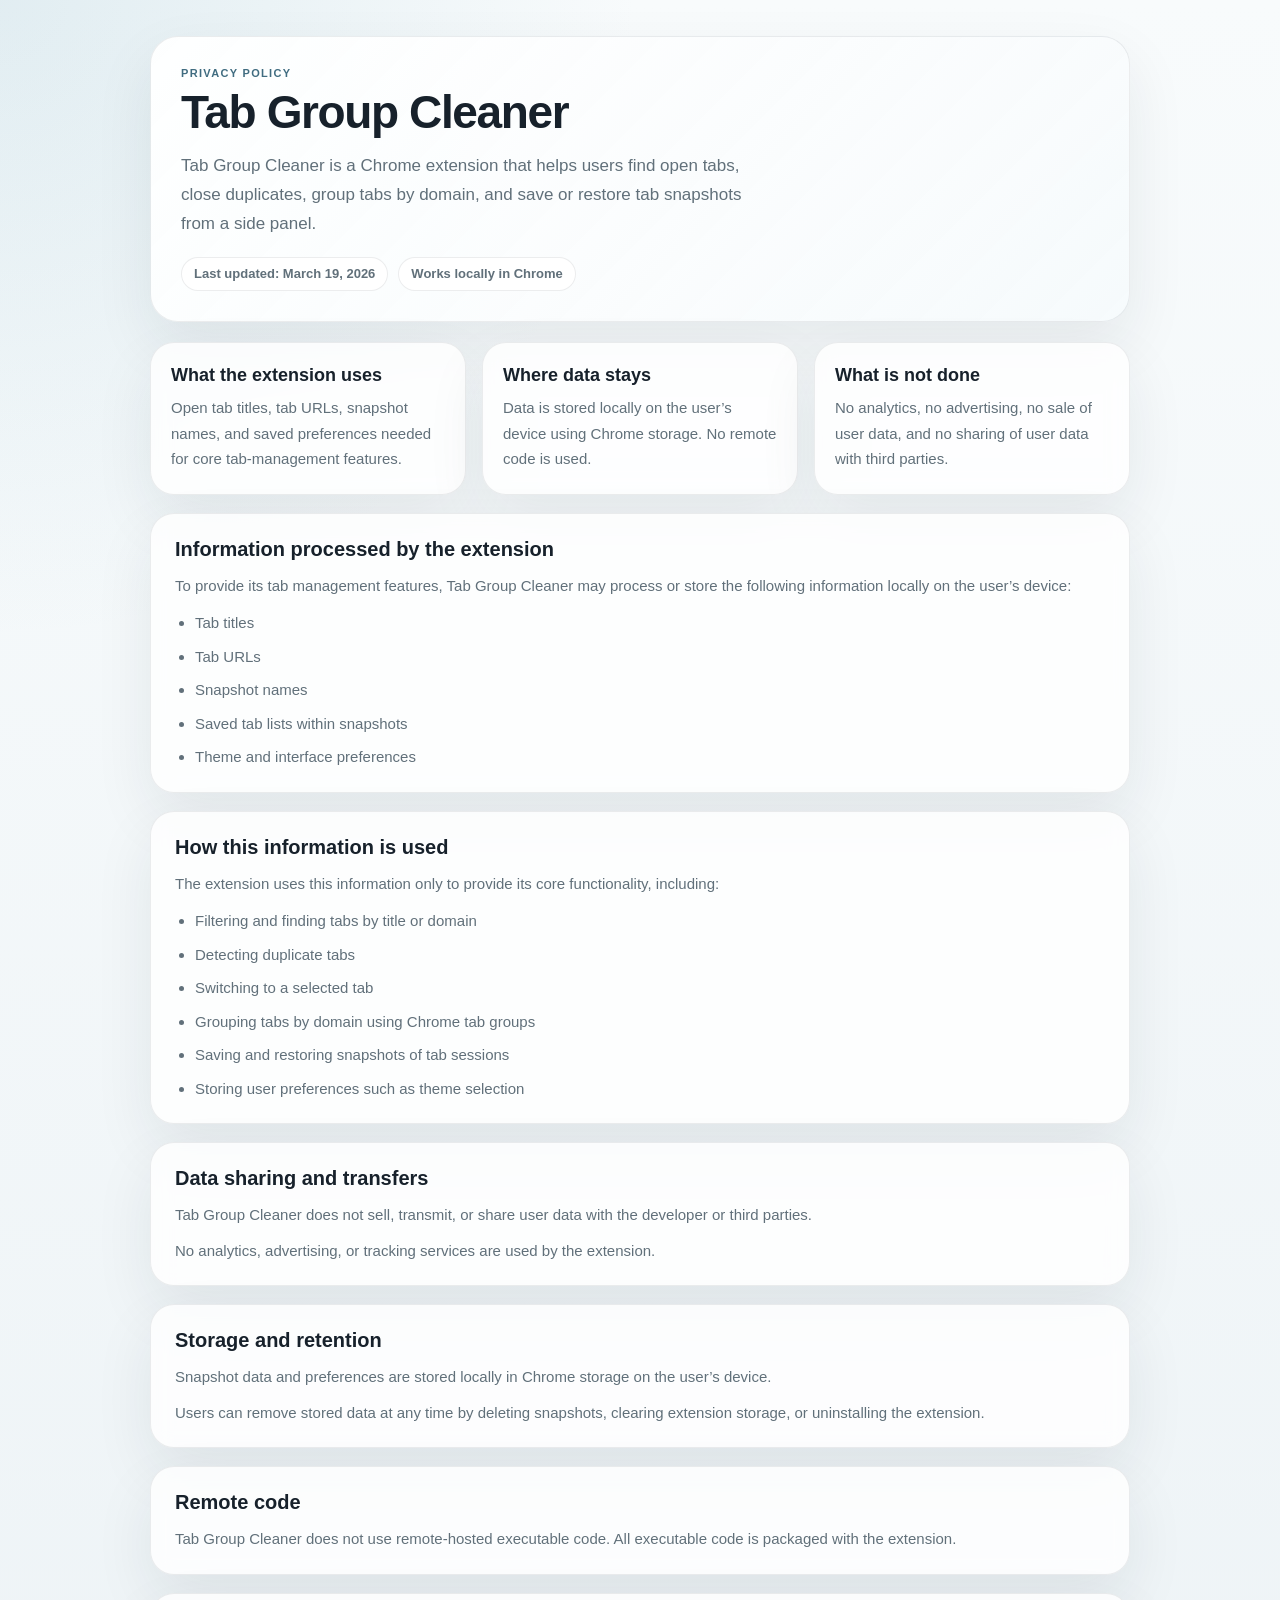
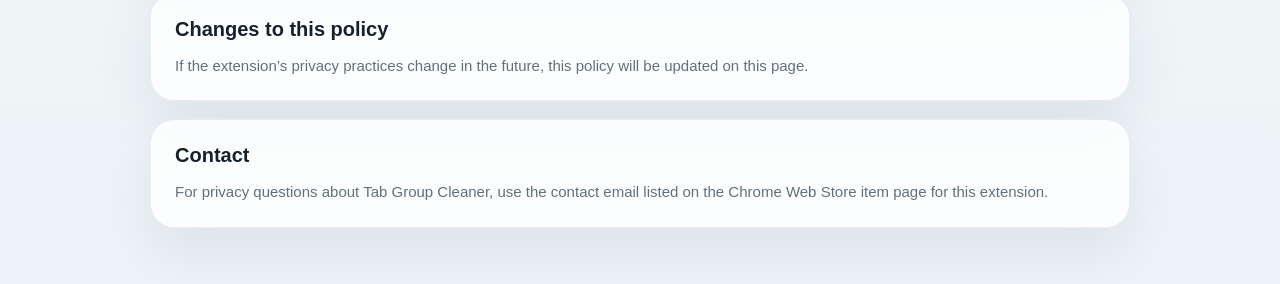
<file: index.html>
<!doctype html>
<html lang="en">
  <head>
    <meta charset="UTF-8" />
    <meta name="viewport" content="width=device-width, initial-scale=1.0" />
    <title>Tab Group Cleaner Privacy Policy</title>
    <meta
      name="description"
      content="Privacy Policy for Tab Group Cleaner, a Chrome extension for finding tabs, cleaning duplicates, grouping tabs by domain, and saving tab snapshots."
    />
    <link rel="stylesheet" href="privacy-policy.css" />
  </head>
  <body>
    <main class="page">
      <section class="hero">
        <div class="hero-copy">
          <p class="eyebrow">Privacy Policy</p>
          <h1>Tab Group Cleaner</h1>
          <p class="lede">
            Tab Group Cleaner is a Chrome extension that helps users find open tabs, close duplicates,
            group tabs by domain, and save or restore tab snapshots from a side panel.
          </p>
          <div class="hero-meta">
            <span class="meta-pill">Last updated: March 19, 2026</span>
            <span class="meta-pill">Works locally in Chrome</span>
          </div>
        </div>
      </section>

      <section class="summary-grid" aria-label="Privacy summary">
        <article class="summary-card">
          <h2>What the extension uses</h2>
          <p>Open tab titles, tab URLs, snapshot names, and saved preferences needed for core tab-management features.</p>
        </article>
        <article class="summary-card">
          <h2>Where data stays</h2>
          <p>Data is stored locally on the user’s device using Chrome storage. No remote code is used.</p>
        </article>
        <article class="summary-card">
          <h2>What is not done</h2>
          <p>No analytics, no advertising, no sale of user data, and no sharing of user data with third parties.</p>
        </article>
      </section>

      <section class="policy-card">
        <h2>Information processed by the extension</h2>
        <p>To provide its tab management features, Tab Group Cleaner may process or store the following information locally on the user’s device:</p>
        <ul>
          <li>Tab titles</li>
          <li>Tab URLs</li>
          <li>Snapshot names</li>
          <li>Saved tab lists within snapshots</li>
          <li>Theme and interface preferences</li>
        </ul>
      </section>

      <section class="policy-card">
        <h2>How this information is used</h2>
        <p>The extension uses this information only to provide its core functionality, including:</p>
        <ul>
          <li>Filtering and finding tabs by title or domain</li>
          <li>Detecting duplicate tabs</li>
          <li>Switching to a selected tab</li>
          <li>Grouping tabs by domain using Chrome tab groups</li>
          <li>Saving and restoring snapshots of tab sessions</li>
          <li>Storing user preferences such as theme selection</li>
        </ul>
      </section>

      <section class="policy-card">
        <h2>Data sharing and transfers</h2>
        <p>Tab Group Cleaner does not sell, transmit, or share user data with the developer or third parties.</p>
        <p>No analytics, advertising, or tracking services are used by the extension.</p>
      </section>

      <section class="policy-card">
        <h2>Storage and retention</h2>
        <p>Snapshot data and preferences are stored locally in Chrome storage on the user’s device.</p>
        <p>Users can remove stored data at any time by deleting snapshots, clearing extension storage, or uninstalling the extension.</p>
      </section>

      <section class="policy-card">
        <h2>Remote code</h2>
        <p>Tab Group Cleaner does not use remote-hosted executable code. All executable code is packaged with the extension.</p>
      </section>

      <section class="policy-card">
        <h2>Changes to this policy</h2>
        <p>If the extension’s privacy practices change in the future, this policy will be updated on this page.</p>
      </section>

      <section class="policy-card">
        <h2>Contact</h2>
        <p>For privacy questions about Tab Group Cleaner, use the contact email listed on the Chrome Web Store item page for this extension.</p>
      </section>
    </main>
  </body>
</html>
</file>
<file: privacy-policy.css>
:root {
  color-scheme: light;
  --bg: #edf3f6;
  --panel: rgba(255, 255, 255, 0.82);
  --panel-strong: #ffffff;
  --text: #17212b;
  --muted: #61707a;
  --border: rgba(23, 33, 43, 0.08);
  --accent: #406c80;
  --accent-soft: rgba(64, 108, 128, 0.08);
  --shadow: 0 24px 60px rgba(20, 35, 45, 0.08);
  font-family: Aptos, "Segoe UI Variable Text", "Segoe UI", sans-serif;
}

* {
  box-sizing: border-box;
}

html,
body {
  margin: 0;
  min-height: 100%;
}

body {
  background:
    radial-gradient(circle at top left, rgba(123, 175, 195, 0.18), transparent 28%),
    linear-gradient(180deg, #f8fbfc 0%, var(--bg) 100%);
  color: var(--text);
}

img {
  display: block;
  max-width: 100%;
}

.page {
  width: min(980px, calc(100% - 32px));
  margin: 0 auto;
  padding: 36px 0 56px;
}

.hero {
  display: grid;
  grid-template-columns: minmax(0, 1fr) 148px;
  gap: 28px;
  align-items: center;
  padding: 30px;
  border: 1px solid var(--border);
  border-radius: 28px;
  background: linear-gradient(135deg, rgba(255, 255, 255, 0.96), rgba(246, 250, 252, 0.88));
  box-shadow: var(--shadow);
}

.eyebrow {
  margin: 0 0 10px;
  color: var(--accent);
  text-transform: uppercase;
  letter-spacing: 0.12em;
  font-size: 11px;
  font-weight: 700;
}

h1,
h2,
p,
ul {
  margin: 0;
}

h1 {
  font-size: clamp(32px, 5vw, 46px);
  line-height: 1.02;
  letter-spacing: -0.03em;
}

h2 {
  font-size: 20px;
  line-height: 1.15;
}

.lede {
  margin-top: 16px;
  max-width: 62ch;
  color: var(--muted);
  font-size: 17px;
  line-height: 1.7;
}

.hero-meta {
  display: flex;
  flex-wrap: wrap;
  gap: 10px;
  margin-top: 18px;
}

.meta-pill {
  display: inline-flex;
  align-items: center;
  min-height: 34px;
  padding: 0 12px;
  border: 1px solid var(--border);
  border-radius: 999px;
  background: var(--panel-strong);
  color: var(--muted);
  font-size: 13px;
  font-weight: 700;
}

.hero-mark {
  justify-self: end;
  width: 148px;
  padding: 16px;
  border: 1px solid var(--border);
  border-radius: 28px;
  background: linear-gradient(180deg, rgba(255, 255, 255, 0.92), rgba(244, 248, 250, 0.92));
}

.summary-grid {
  display: grid;
  grid-template-columns: repeat(3, minmax(0, 1fr));
  gap: 16px;
  margin-top: 20px;
}

.summary-card,
.policy-card {
  border: 1px solid var(--border);
  border-radius: 24px;
  background: var(--panel);
  backdrop-filter: blur(10px);
  box-shadow: var(--shadow);
}

.summary-card {
  padding: 22px 20px;
}

.summary-card h2 {
  margin-bottom: 10px;
  font-size: 18px;
}

.summary-card p,
.policy-card p,
.policy-card li {
  color: var(--muted);
  line-height: 1.7;
  font-size: 15px;
}

.policy-card {
  margin-top: 18px;
  padding: 24px 24px 22px;
}

.policy-card h2 {
  margin-bottom: 12px;
}

.policy-card p + p {
  margin-top: 10px;
}

.policy-card ul {
  margin-top: 12px;
  padding-left: 20px;
}

.policy-card li + li {
  margin-top: 8px;
}

@media (max-width: 860px) {
  .hero {
    grid-template-columns: 1fr;
  }

  .hero-mark {
    justify-self: start;
    width: 120px;
  }

  .summary-grid {
    grid-template-columns: 1fr;
  }
}

@media (max-width: 560px) {
  .page {
    width: min(100% - 20px, 980px);
    padding: 18px 0 32px;
  }

  .hero,
  .summary-card,
  .policy-card {
    border-radius: 20px;
  }

  .hero {
    padding: 22px;
  }

  .policy-card {
    padding: 20px 18px 18px;
  }
}
</file>
